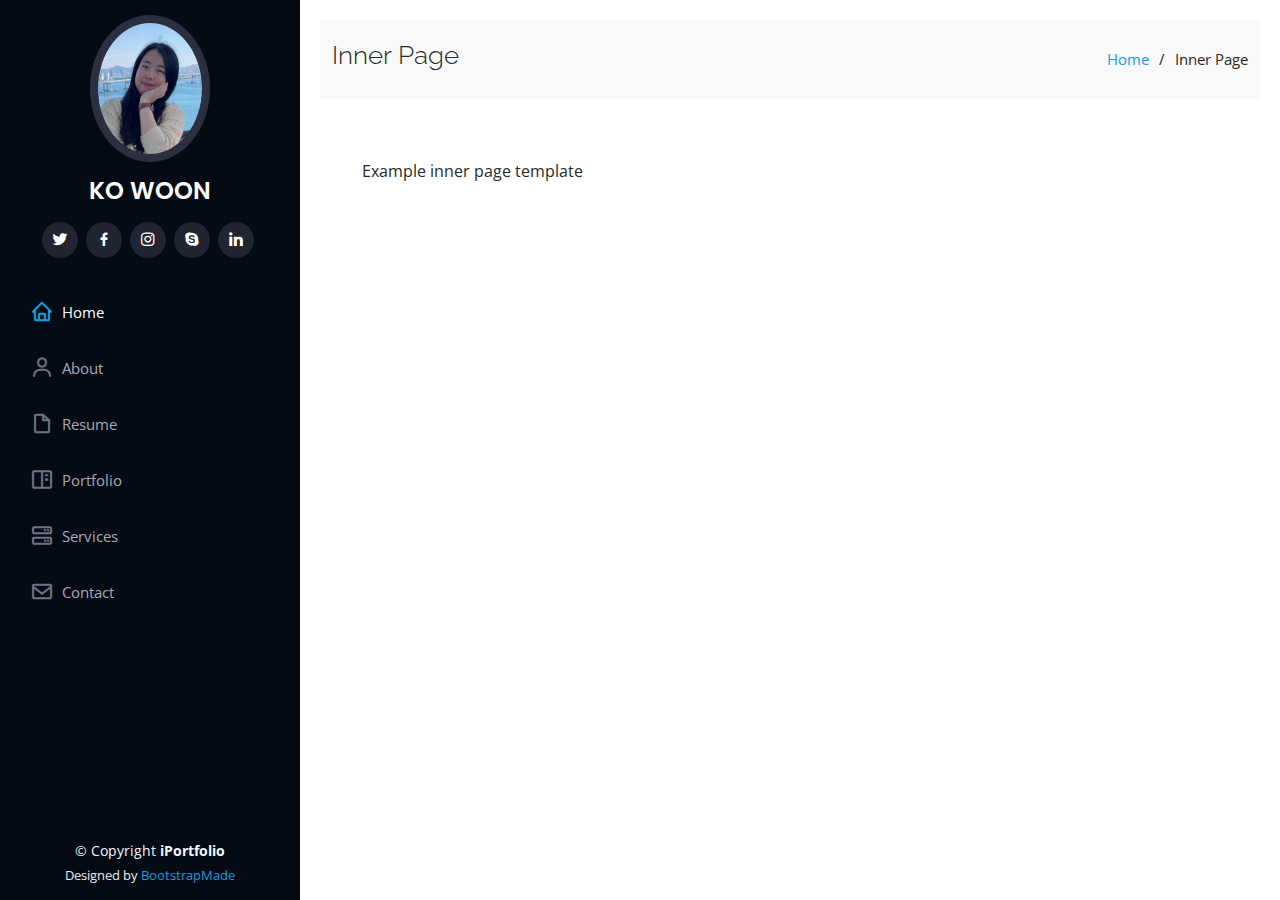
<file: inner-page.html>
<!DOCTYPE html>
<html lang="en">
  <head>
    <meta charset="utf-8" />
    <meta content="width=device-width, initial-scale=1.0" name="viewport" />

    <title>Inner Page - iPortfolio Bootstrap Template</title>
    <meta content="" name="description" />
    <meta content="" name="keywords" />

    <!-- Favicons -->
    <link href="assets/img/favicon.png" rel="icon" />
    <link href="assets/img/apple-touch-icon.png" rel="apple-touch-icon" />

    <!-- Google Fonts -->
    <link
      href="https://fonts.googleapis.com/css?family=Open+Sans:300,300i,400,400i,600,600i,700,700i|Raleway:300,300i,400,400i,500,500i,600,600i,700,700i|Poppins:300,300i,400,400i,500,500i,600,600i,700,700i"
      rel="stylesheet"
    />

    <!-- Vendor CSS Files -->
    <link href="assets/vendor/aos/aos.css" rel="stylesheet" />
    <link
      href="assets/vendor/bootstrap/css/bootstrap.min.css"
      rel="stylesheet"
    />
    <link
      href="assets/vendor/bootstrap-icons/bootstrap-icons.css"
      rel="stylesheet"
    />
    <link href="assets/vendor/boxicons/css/boxicons.min.css" rel="stylesheet" />
    <link
      href="assets/vendor/glightbox/css/glightbox.min.css"
      rel="stylesheet"
    />
    <link href="assets/vendor/swiper/swiper-bundle.min.css" rel="stylesheet" />

    <!-- Template Main CSS File -->
    <link href="assets/css/style.css" rel="stylesheet" />

    <!-- =======================================================
  * Template Name: iPortfolio - v3.9.1
  * Template URL: https://bootstrapmade.com/iportfolio-bootstrap-portfolio-websites-template/
  * Author: BootstrapMade.com
  * License: https://bootstrapmade.com/license/
  ======================================================== -->
  </head>

  <body>
    <!-- ======= Mobile nav toggle button ======= -->
    <i class="bi bi-list mobile-nav-toggle d-xl-none"></i>

    <!-- ======= Header ======= -->
    <header id="header">
      <div class="d-flex flex-column">
        <div class="profile">
          <img
            src="assets/img/profile-kowooni.jpeg"
            alt="kowoon_profile"
            class="img-fluid rounded-circle"
          />
          <h1 class="text-light"><a href="index.html">KO WOON</a></h1>
          <div class="social-links mt-3 text-center">
            <a href="#" class="twitter"><i class="bx bxl-twitter"></i></a>
            <a href="#" class="facebook"><i class="bx bxl-facebook"></i></a>
            <a href="#" class="instagram"><i class="bx bxl-instagram"></i></a>
            <a href="#" class="google-plus"><i class="bx bxl-skype"></i></a>
            <a href="#" class="linkedin"><i class="bx bxl-linkedin"></i></a>
          </div>
        </div>

        <nav id="navbar" class="nav-menu navbar">
          <ul>
            <li>
              <a href="#hero" class="nav-link scrollto active"
                ><i class="bx bx-home"></i> <span>Home</span></a
              >
            </li>
            <li>
              <a href="#about" class="nav-link scrollto"
                ><i class="bx bx-user"></i> <span>About</span></a
              >
            </li>
            <li>
              <a href="#resume" class="nav-link scrollto"
                ><i class="bx bx-file-blank"></i> <span>Resume</span></a
              >
            </li>
            <li>
              <a href="#portfolio" class="nav-link scrollto"
                ><i class="bx bx-book-content"></i> <span>Portfolio</span></a
              >
            </li>
            <li>
              <a href="#services" class="nav-link scrollto"
                ><i class="bx bx-server"></i> <span>Services</span></a
              >
            </li>
            <li>
              <a href="#contact" class="nav-link scrollto"
                ><i class="bx bx-envelope"></i> <span>Contact</span></a
              >
            </li>
          </ul>
        </nav>
        <!-- .nav-menu -->
      </div>
    </header>
    <!-- End Header -->

    <main id="main">
      <!-- ======= Breadcrumbs ======= -->
      <section class="breadcrumbs">
        <div class="container">
          <div class="d-flex justify-content-between align-items-center">
            <h2>Inner Page</h2>
            <ol>
              <li><a href="index.html">Home</a></li>
              <li>Inner Page</li>
            </ol>
          </div>
        </div>
      </section>
      <!-- End Breadcrumbs -->

      <section class="inner-page">
        <div class="container">
          <p>Example inner page template</p>
        </div>
      </section>
    </main>
    <!-- End #main -->

    <!-- ======= Footer ======= -->
    <footer id="footer">
      <div class="container">
        <div class="copyright">
          &copy; Copyright <strong><span>iPortfolio</span></strong>
        </div>
        <div class="credits">
          <!-- All the links in the footer should remain intact. -->
          <!-- You can delete the links only if you purchased the pro version. -->
          <!-- Licensing information: https://bootstrapmade.com/license/ -->
          <!-- Purchase the pro version with working PHP/AJAX contact form: https://bootstrapmade.com/iportfolio-bootstrap-portfolio-websites-template/ -->
          Designed by <a href="https://bootstrapmade.com/">BootstrapMade</a>
        </div>
      </div>
    </footer>
    <!-- End  Footer -->

    <a
      href="#"
      class="back-to-top d-flex align-items-center justify-content-center"
      ><i class="bi bi-arrow-up-short"></i
    ></a>

    <!-- Vendor JS Files -->
    <script src="assets/vendor/purecounter/purecounter_vanilla.js"></script>
    <script src="assets/vendor/aos/aos.js"></script>
    <script src="assets/vendor/bootstrap/js/bootstrap.bundle.min.js"></script>
    <script src="assets/vendor/glightbox/js/glightbox.min.js"></script>
    <script src="assets/vendor/isotope-layout/isotope.pkgd.min.js"></script>
    <script src="assets/vendor/swiper/swiper-bundle.min.js"></script>
    <script src="assets/vendor/typed.js/typed.min.js"></script>
    <script src="assets/vendor/waypoints/noframework.waypoints.js"></script>
    <script src="assets/vendor/php-email-form/validate.js"></script>

    <!-- Template Main JS File -->
    <script src="assets/js/main.js"></script>
  </body>
</html>
</file>
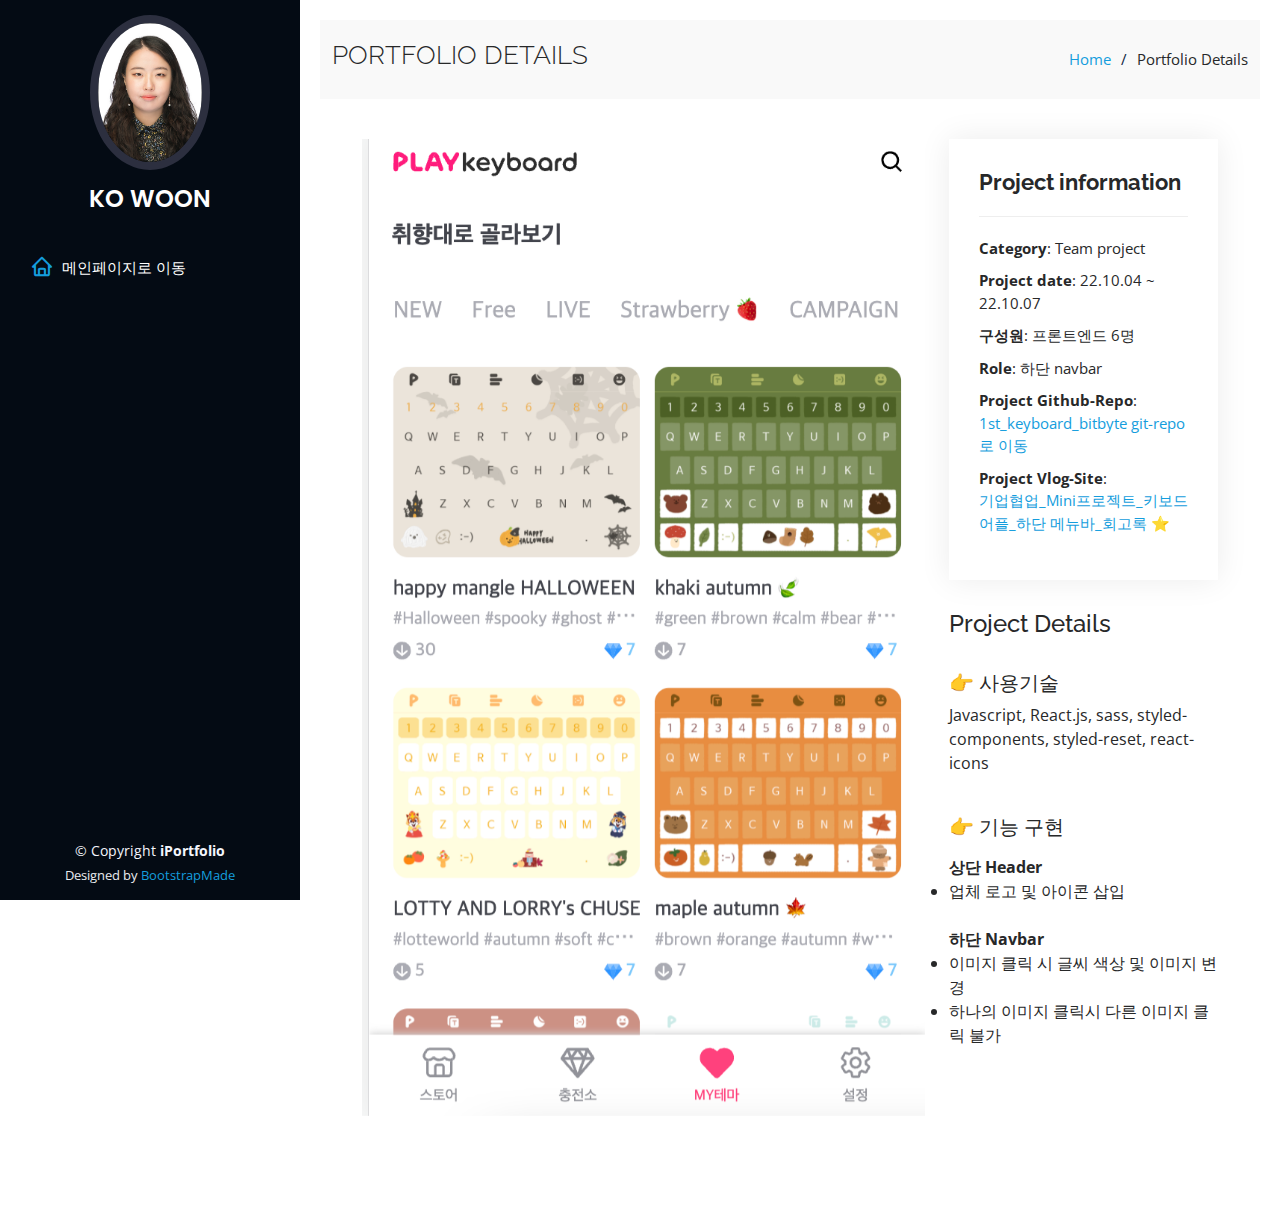
<file: portfolio-details-3rd.html>
<!DOCTYPE html>
<html lang="en">
  <head>
    <meta charset="utf-8" />
    <meta content="width=device-width, initial-scale=1.0" name="viewport" />

    <title>Portfolio Details - iPortfolio Bootstrap Template</title>
    <meta content="" name="description" />
    <meta content="" name="keywords" />

    <!-- Favicons -->
    <link href="assets/img/favicon.png" rel="icon" />
    <link href="assets/img/apple-touch-icon.png" rel="apple-touch-icon" />

    <!-- Google Fonts -->
    <link
      href="https://fonts.googleapis.com/css?family=Open+Sans:300,300i,400,400i,600,600i,700,700i|Raleway:300,300i,400,400i,500,500i,600,600i,700,700i|Poppins:300,300i,400,400i,500,500i,600,600i,700,700i"
      rel="stylesheet"
    />

    <!-- Vendor CSS Files -->
    <link href="assets/vendor/aos/aos.css" rel="stylesheet" />
    <link
      href="assets/vendor/bootstrap/css/bootstrap.min.css"
      rel="stylesheet"
    />
    <link
      href="assets/vendor/bootstrap-icons/bootstrap-icons.css"
      rel="stylesheet"
    />
    <link href="assets/vendor/boxicons/css/boxicons.min.css" rel="stylesheet" />
    <link
      href="assets/vendor/glightbox/css/glightbox.min.css"
      rel="stylesheet"
    />
    <link href="assets/vendor/swiper/swiper-bundle.min.css" rel="stylesheet" />

    <!-- Template Main CSS File -->
    <link href="assets/css/style.css" rel="stylesheet" />
  </head>

  <body>
    <!-- ======= Mobile nav toggle button ======= -->
    <i class="bi bi-list mobile-nav-toggle d-xl-none"></i>

    <!-- ======= Header ======= -->
    <header id="header">
      <div class="d-flex flex-column">
        <div class="profile">
          <img
            src="assets/img/kowoon_profile.jpeg"
            alt=""
            class="img-fluid rounded-circle"
          />
          <h1 class="text-light"><a href="index.html">KO WOON</a></h1>
        </div>

        <nav id="navbar" class="nav-menu navbar">
          <ul>
            <li>
              <a href="index.html" class="nav-link scrollto active"
                ><i class="bx bx-home"></i> <span>메인페이지로 이동</span></a
              >
            </li>
          </ul>
        </nav>
        <!-- .nav-menu -->
      </div>
    </header>
    <!-- End Header -->

    <main id="main">
      <!-- ======= Breadcrumbs ======= -->
      <section id="breadcrumbs" class="breadcrumbs">
        <div class="container">
          <div class="d-flex justify-content-between align-items-center">
            <h2>PORTFOLIO DETAILS</h2>
            <ol>
              <li><a href="index.html">Home</a></li>
              <li>Portfolio Details</li>
            </ol>
          </div>
        </div>
      </section>
      <!-- End Breadcrumbs -->

      <!-- ======= Portfolio Details Section ======= -->
      <section id="portfolio-details" class="portfolio-details">
        <div class="container">
          <div class="row gy-4">
            <div class="col-lg-8">
              <div class="portfolio-details-slider swiper">
                <div class="swiper-wrapper align-items-center">
                  <div class="swiper-slide">
                    <img
                      src="./assets/img/portfolio/keyboard_main.png"
                      alt="mini_navbar"
                    />
                  </div>
                </div>
                <div class="swiper-pagination">
                  <div class="swiper-button-prev"></div>
                  <div class="swiper-button-next"></div>
                </div>
              </div>
            </div>

            <div class="col-lg-4">
              <div class="portfolio-info">
                <h3>Project information</h3>
                <ul>
                  <li><strong>Category</strong>: Team project</li>
                  <li><strong>Project date</strong>: 22.10.04 ~ 22.10.07</li>
                  <li><strong>구성원</strong>: 프론트엔드 6명</li>
                  <li><strong>Role</strong>: 하단 navbar</li>
                  <li>
                    <strong>Project Github-Repo</strong>:
                    <br />
                    <a
                      href="https://github.com/KOWOONLEE/1st_play-keyboard-react-bitbyte.git"
                      >1st_keyboard_bitbyte git-repo로 이동</a
                    >
                  </li>
                  <li>
                    <strong>Project Vlog-Site</strong>:
                    <br />
                    <a
                      href="https://velog.io/@kkk5689/Mini프로젝트키보드-어플하단-메뉴바-만들기"
                      >기업협업_Mini프로젝트_키보드 어플_하단 메뉴바_회고록
                      ⭐️</a
                    >
                  </li>
                </ul>
              </div>
              <div class="portfolio-description">
                <h4>Project Details</h4>
                <br />
                <h5>👉 사용기술</h5>
                <p>
                  Javascript, React.js, sass, styled-components, styled-reset,
                  react-icons
                </p>
                <br />
                <h5>👉 기능 구현</h5>
                <p>
                  <dt>상단 Header</dt>
                  <li>업체 로고 및 아이콘 삽입</li>
                  <br />
                  <dt>하단 Navbar</dt>
                  <li>이미지 클릭 시 글씨 색상 및 이미지 변경</li>
                  <li>하나의 이미지 클릭시 다른 이미지 클릭 불가</li>
                </p>
              </div>
            </div>
          </div>
        </div>
      </section>
      <!-- End Portfolio Details Section -->
    </main>
    <!-- End #main -->

    <!-- ======= Footer ======= -->
    <footer id="footer">
      <div class="container">
        <div class="copyright">
          &copy; Copyright <strong><span>iPortfolio</span></strong>
        </div>
        <div class="credits">
          <!-- All the links in the footer should remain intact. -->
          <!-- You can delete the links only if you purchased the pro version. -->
          <!-- Licensing information: https://bootstrapmade.com/license/ -->
          <!-- Purchase the pro version with working PHP/AJAX contact form: https://bootstrapmade.com/iportfolio-bootstrap-portfolio-websites-template/ -->
          Designed by <a href="https://bootstrapmade.com/">BootstrapMade</a>
        </div>
      </div>
    </footer>
    <!-- End  Footer -->

    <a
      href="#"
      class="back-to-top d-flex align-items-center justify-content-center"
      ><i class="bi bi-arrow-up-short"></i
    ></a>

    <!-- Vendor JS Files -->
    <script src="assets/vendor/purecounter/purecounter_vanilla.js"></script>
    <script src="assets/vendor/aos/aos.js"></script>
    <script src="assets/vendor/bootstrap/js/bootstrap.bundle.min.js"></script>
    <script src="assets/vendor/glightbox/js/glightbox.min.js"></script>
    <script src="assets/vendor/isotope-layout/isotope.pkgd.min.js"></script>
    <script src="assets/vendor/swiper/swiper-bundle.min.js"></script>
    <script src="assets/vendor/typed.js/typed.min.js"></script>
    <script src="assets/vendor/waypoints/noframework.waypoints.js"></script>
    <script src="assets/vendor/php-email-form/validate.js"></script>

    <!-- Template Main JS File -->
    <script src="assets/js/main.js"></script>
  </body>
</html>
</file>
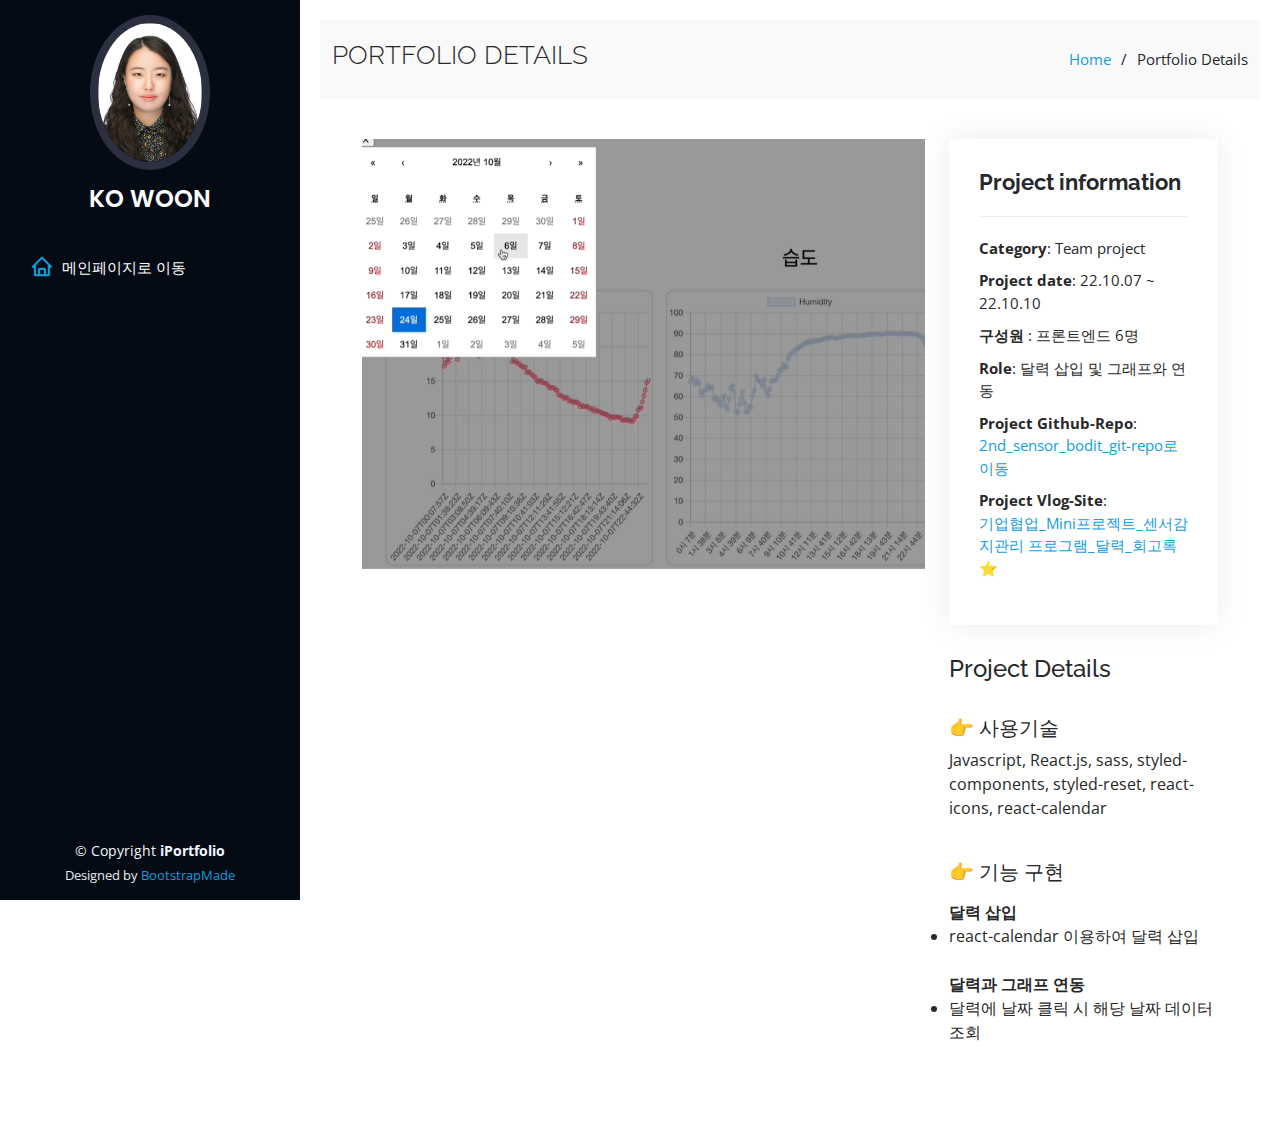
<file: portfolio-details-4th.html>
<!DOCTYPE html>
<html lang="en">
  <head>
    <meta charset="utf-8" />
    <meta content="width=device-width, initial-scale=1.0" name="viewport" />

    <title>Portfolio Details - iPortfolio Bootstrap Template</title>
    <meta content="" name="description" />
    <meta content="" name="keywords" />

    <!-- Favicons -->
    <link href="assets/img/favicon.png" rel="icon" />
    <link href="assets/img/apple-touch-icon.png" rel="apple-touch-icon" />

    <!-- Google Fonts -->
    <link
      href="https://fonts.googleapis.com/css?family=Open+Sans:300,300i,400,400i,600,600i,700,700i|Raleway:300,300i,400,400i,500,500i,600,600i,700,700i|Poppins:300,300i,400,400i,500,500i,600,600i,700,700i"
      rel="stylesheet"
    />

    <!-- Vendor CSS Files -->
    <link href="assets/vendor/aos/aos.css" rel="stylesheet" />
    <link
      href="assets/vendor/bootstrap/css/bootstrap.min.css"
      rel="stylesheet"
    />
    <link
      href="assets/vendor/bootstrap-icons/bootstrap-icons.css"
      rel="stylesheet"
    />
    <link href="assets/vendor/boxicons/css/boxicons.min.css" rel="stylesheet" />
    <link
      href="assets/vendor/glightbox/css/glightbox.min.css"
      rel="stylesheet"
    />
    <link href="assets/vendor/swiper/swiper-bundle.min.css" rel="stylesheet" />

    <!-- Template Main CSS File -->
    <link href="assets/css/style.css" rel="stylesheet" />
  </head>

  <body>
    <!-- ======= Mobile nav toggle button ======= -->
    <i class="bi bi-list mobile-nav-toggle d-xl-none"></i>

    <!-- ======= Header ======= -->
    <header id="header">
      <div class="d-flex flex-column">
        <div class="profile">
          <img
            src="assets/img/kowoon_profile.jpeg"
            alt=""
            class="img-fluid rounded-circle"
          />
          <h1 class="text-light"><a href="index.html">KO WOON</a></h1>
        </div>

        <nav id="navbar" class="nav-menu navbar">
          <ul>
            <li>
              <a href="index.html" class="nav-link scrollto active"
                ><i class="bx bx-home"></i> <span>메인페이지로 이동</span></a
              >
            </li>
          </ul>
        </nav>
        <!-- .nav-menu -->
      </div>
    </header>
    <!-- End Header -->

    <main id="main">
      <!-- ======= Breadcrumbs ======= -->
      <section id="breadcrumbs" class="breadcrumbs">
        <div class="container">
          <div class="d-flex justify-content-between align-items-center">
            <h2>PORTFOLIO DETAILS</h2>
            <ol>
              <li><a href="index.html">Home</a></li>
              <li>Portfolio Details</li>
            </ol>
          </div>
        </div>
      </section>
      <!-- End Breadcrumbs -->

      <!-- ======= Portfolio Details Section ======= -->
      <section id="portfolio-details" class="portfolio-details">
        <div class="container">
          <div class="row gy-4">
            <div class="col-lg-8">
              <div class="portfolio-details-slider swiper">
                <div class="swiper-wrapper align-items-center">
                  <div class="swiper-slide">
                    <img
                      src="./assets/img/portfolio/2nd_mini_main.png"
                      alt="mini_navbar"
                    />
                  </div>
                </div>
                <div class="swiper-pagination">
                  <div class="swiper-button-prev"></div>
                  <div class="swiper-button-next"></div>
                </div>
              </div>
            </div>

            <div class="col-lg-4">
              <div class="portfolio-info">
                <h3>Project information</h3>
                <ul>
                  <li><strong>Category</strong>: Team project</li>
                  <li><strong>Project date</strong>: 22.10.07 ~ 22.10.10</li>
                  <li><strong>구성원</strong> : 프론트엔드 6명</li>
                  <li><strong>Role</strong>: 달력 삽입 및 그래프와 연동</li>
                  <li>
                    <strong>Project Github-Repo</strong>:
                    <br />
                    <a
                      href="https://github.com/KOWOONLEE/2nd_sensor-admin-react-bodit.git"
                      >2nd_sensor_bodit_git-repo로 이동</a
                    >
                  </li>
                  <li>
                    <strong>Project Vlog-Site</strong>:
                    <br />
                    <a
                      href="https://velog.io/@kkk5689/Mini프로젝트감지센서-관리달력-만들기-React-calendar-moment.js"
                      >기업협업_Mini프로젝트_센서감지관리 프로그램_달력_회고록
                      ⭐️</a
                    >
                  </li>
                </ul>
              </div>
              <div class="portfolio-description">
                <h4>Project Details</h4>
                <br />
                <h5>👉 사용기술</h5>
                <p>
                  Javascript, React.js, sass, styled-components, styled-reset,
                  react-icons, react-calendar
                </p>
                <br />
                <h5>👉 기능 구현</h5>
                <p>
                  <dt>달력 삽입</dt>
                  <li>react-calendar 이용하여 달력 삽입</li>
                  <br />
                  <dt>달력과 그래프 연동</dt>
                  <li>달력에 날짜 클릭 시 해당 날짜 데이터 조회</li>
                </p>
              </div>
            </div>
          </div>
        </div>
      </section>
      <!-- End Portfolio Details Section -->
    </main>
    <!-- End #main -->

    <!-- ======= Footer ======= -->
    <footer id="footer">
      <div class="container">
        <div class="copyright">
          &copy; Copyright <strong><span>iPortfolio</span></strong>
        </div>
        <div class="credits">
          <!-- All the links in the footer should remain intact. -->
          <!-- You can delete the links only if you purchased the pro version. -->
          <!-- Licensing information: https://bootstrapmade.com/license/ -->
          <!-- Purchase the pro version with working PHP/AJAX contact form: https://bootstrapmade.com/iportfolio-bootstrap-portfolio-websites-template/ -->
          Designed by <a href="https://bootstrapmade.com/">BootstrapMade</a>
        </div>
      </div>
    </footer>
    <!-- End  Footer -->

    <a
      href="#"
      class="back-to-top d-flex align-items-center justify-content-center"
      ><i class="bi bi-arrow-up-short"></i
    ></a>

    <!-- Vendor JS Files -->
    <script src="assets/vendor/purecounter/purecounter_vanilla.js"></script>
    <script src="assets/vendor/aos/aos.js"></script>
    <script src="assets/vendor/bootstrap/js/bootstrap.bundle.min.js"></script>
    <script src="assets/vendor/glightbox/js/glightbox.min.js"></script>
    <script src="assets/vendor/isotope-layout/isotope.pkgd.min.js"></script>
    <script src="assets/vendor/swiper/swiper-bundle.min.js"></script>
    <script src="assets/vendor/typed.js/typed.min.js"></script>
    <script src="assets/vendor/waypoints/noframework.waypoints.js"></script>
    <script src="assets/vendor/php-email-form/validate.js"></script>

    <!-- Template Main JS File -->
    <script src="assets/js/main.js"></script>
  </body>
</html>
</file>
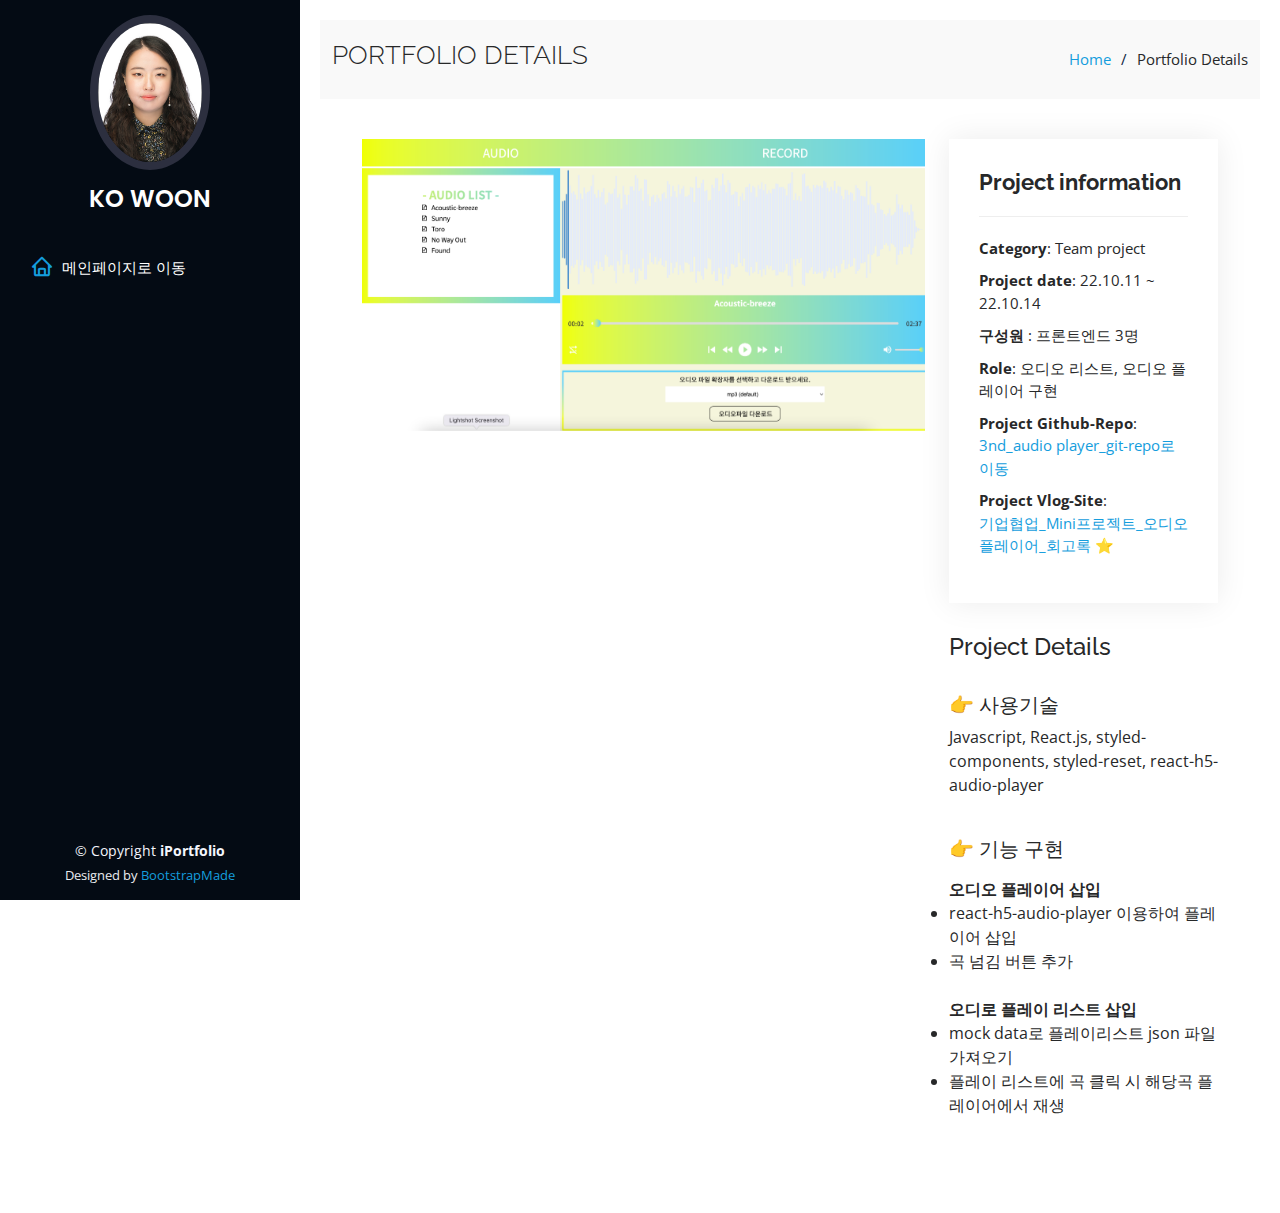
<file: portfolio-details-5th.html>
<!DOCTYPE html>
<html lang="en">
  <head>
    <meta charset="utf-8" />
    <meta content="width=device-width, initial-scale=1.0" name="viewport" />

    <title>Portfolio Details - iPortfolio Bootstrap Template</title>
    <meta content="" name="description" />
    <meta content="" name="keywords" />

    <!-- Favicons -->
    <link href="assets/img/favicon.png" rel="icon" />
    <link href="assets/img/apple-touch-icon.png" rel="apple-touch-icon" />

    <!-- Google Fonts -->
    <link
      href="https://fonts.googleapis.com/css?family=Open+Sans:300,300i,400,400i,600,600i,700,700i|Raleway:300,300i,400,400i,500,500i,600,600i,700,700i|Poppins:300,300i,400,400i,500,500i,600,600i,700,700i"
      rel="stylesheet"
    />

    <!-- Vendor CSS Files -->
    <link href="assets/vendor/aos/aos.css" rel="stylesheet" />
    <link
      href="assets/vendor/bootstrap/css/bootstrap.min.css"
      rel="stylesheet"
    />
    <link
      href="assets/vendor/bootstrap-icons/bootstrap-icons.css"
      rel="stylesheet"
    />
    <link href="assets/vendor/boxicons/css/boxicons.min.css" rel="stylesheet" />
    <link
      href="assets/vendor/glightbox/css/glightbox.min.css"
      rel="stylesheet"
    />
    <link href="assets/vendor/swiper/swiper-bundle.min.css" rel="stylesheet" />

    <!-- Template Main CSS File -->
    <link href="assets/css/style.css" rel="stylesheet" />
  </head>

  <body>
    <!-- ======= Mobile nav toggle button ======= -->
    <i class="bi bi-list mobile-nav-toggle d-xl-none"></i>

    <!-- ======= Header ======= -->
    <header id="header">
      <div class="d-flex flex-column">
        <div class="profile">
          <img
            src="assets/img/kowoon_profile.jpeg"
            alt=""
            class="img-fluid rounded-circle"
          />
          <h1 class="text-light"><a href="index.html">KO WOON</a></h1>
        </div>

        <nav id="navbar" class="nav-menu navbar">
          <ul>
            <li>
              <a href="index.html" class="nav-link scrollto active"
                ><i class="bx bx-home"></i> <span>메인페이지로 이동</span></a
              >
            </li>
          </ul>
        </nav>
        <!-- .nav-menu -->
      </div>
    </header>
    <!-- End Header -->

    <main id="main">
      <!-- ======= Breadcrumbs ======= -->
      <section id="breadcrumbs" class="breadcrumbs">
        <div class="container">
          <div class="d-flex justify-content-between align-items-center">
            <h2>PORTFOLIO DETAILS</h2>
            <ol>
              <li><a href="index.html">Home</a></li>
              <li>Portfolio Details</li>
            </ol>
          </div>
        </div>
      </section>
      <!-- End Breadcrumbs -->

      <!-- ======= Portfolio Details Section ======= -->
      <section id="portfolio-details" class="portfolio-details">
        <div class="container">
          <div class="row gy-4">
            <div class="col-lg-8">
              <div class="portfolio-details-slider swiper">
                <div class="swiper-wrapper align-items-center">
                  <div class="swiper-slide">
                    <img
                      src="./assets/img/portfolio/3rd_main.png"
                      alt="mini_navbar"
                    />
                  </div>
                </div>
                <div class="swiper-pagination">
                  <div class="swiper-button-prev"></div>
                  <div class="swiper-button-next"></div>
                </div>
              </div>
            </div>

            <div class="col-lg-4">
              <div class="portfolio-info">
                <h3>Project information</h3>
                <ul>
                  <li><strong>Category</strong>: Team project</li>
                  <li><strong>Project date</strong>: 22.10.11 ~ 22.10.14</li>
                  <li><strong>구성원 </strong>: 프론트엔드 3명</li>
                  <li>
                    <strong>Role</strong>: 오디오 리스트, 오디오 플레이어 구현
                  </li>
                  <li>
                    <strong>Project Github-Repo</strong>:
                    <br />
                    <a
                      href="https://github.com/KOWOONLEE/3rd_mini_audio-player.git"
                      >3nd_audio player_git-repo로 이동</a
                    >
                  </li>
                  <li>
                    <strong>Project Vlog-Site</strong>:
                    <br />
                    <a
                      href="https://velog.io/@kkk5689/Mini프로젝트오디오재생프로그램플레이어-만들기"
                      >기업협업_Mini프로젝트_오디오플레이어_회고록 ⭐️</a
                    >
                  </li>
                </ul>
              </div>
              <div class="portfolio-description">
                <h4>Project Details</h4>
                <br />
                <h5>👉 사용기술</h5>
                <p>
                  Javascript, React.js, styled-components, styled-reset,
                  react-h5-audio-player
                </p>
                <br />
                <h5>👉 기능 구현</h5>
                <p>
                  <dt>오디오 플레이어 삽입</dt>
                  <li>react-h5-audio-player 이용하여 플레이어 삽입</li>
                  <li>곡 넘김 버튼 추가</li>
                  <br />
                  <dt>오디로 플레이 리스트 삽입</dt>
                  <li>mock data로 플레이리스트 json 파일 가져오기</li>
                  <li>플레이 리스트에 곡 클릭 시 해당곡 플레이어에서 재생</li>
                </p>
              </div>
            </div>
          </div>
        </div>
      </section>
      <!-- End Portfolio Details Section -->
    </main>
    <!-- End #main -->

    <!-- ======= Footer ======= -->
    <footer id="footer">
      <div class="container">
        <div class="copyright">
          &copy; Copyright <strong><span>iPortfolio</span></strong>
        </div>
        <div class="credits">
          <!-- All the links in the footer should remain intact. -->
          <!-- You can delete the links only if you purchased the pro version. -->
          <!-- Licensing information: https://bootstrapmade.com/license/ -->
          <!-- Purchase the pro version with working PHP/AJAX contact form: https://bootstrapmade.com/iportfolio-bootstrap-portfolio-websites-template/ -->
          Designed by <a href="https://bootstrapmade.com/">BootstrapMade</a>
        </div>
      </div>
    </footer>
    <!-- End  Footer -->

    <a
      href="#"
      class="back-to-top d-flex align-items-center justify-content-center"
      ><i class="bi bi-arrow-up-short"></i
    ></a>

    <!-- Vendor JS Files -->
    <script src="assets/vendor/purecounter/purecounter_vanilla.js"></script>
    <script src="assets/vendor/aos/aos.js"></script>
    <script src="assets/vendor/bootstrap/js/bootstrap.bundle.min.js"></script>
    <script src="assets/vendor/glightbox/js/glightbox.min.js"></script>
    <script src="assets/vendor/isotope-layout/isotope.pkgd.min.js"></script>
    <script src="assets/vendor/swiper/swiper-bundle.min.js"></script>
    <script src="assets/vendor/typed.js/typed.min.js"></script>
    <script src="assets/vendor/waypoints/noframework.waypoints.js"></script>
    <script src="assets/vendor/php-email-form/validate.js"></script>

    <!-- Template Main JS File -->
    <script src="assets/js/main.js"></script>
  </body>
</html>
</file>
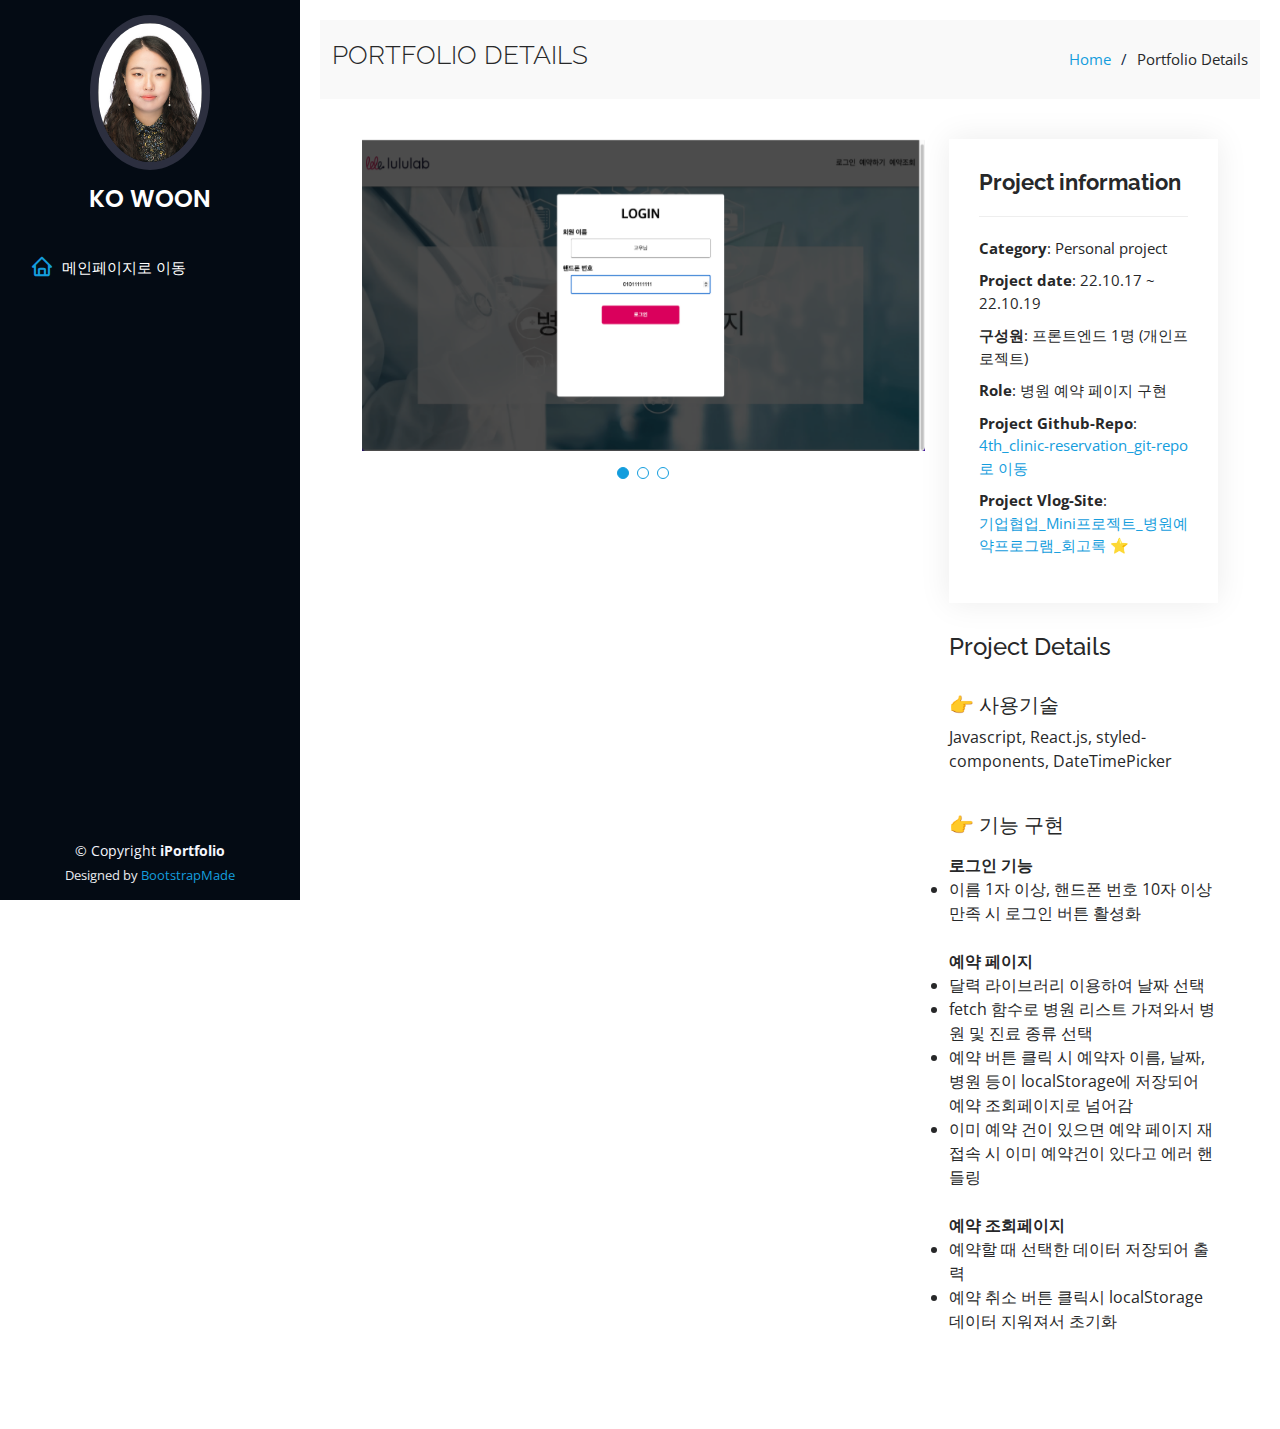
<file: portfolio_details-6th.html>
<!DOCTYPE html>
<html lang="en">
  <head>
    <meta charset="utf-8" />
    <meta content="width=device-width, initial-scale=1.0" name="viewport" />

    <title>Portfolio Details - iPortfolio Bootstrap Template</title>
    <meta content="" name="description" />
    <meta content="" name="keywords" />

    <!-- Favicons -->
    <link href="assets/img/favicon.png" rel="icon" />
    <link href="assets/img/apple-touch-icon.png" rel="apple-touch-icon" />

    <!-- Google Fonts -->
    <link
      href="https://fonts.googleapis.com/css?family=Open+Sans:300,300i,400,400i,600,600i,700,700i|Raleway:300,300i,400,400i,500,500i,600,600i,700,700i|Poppins:300,300i,400,400i,500,500i,600,600i,700,700i"
      rel="stylesheet"
    />

    <!-- Vendor CSS Files -->
    <link href="assets/vendor/aos/aos.css" rel="stylesheet" />
    <link
      href="assets/vendor/bootstrap/css/bootstrap.min.css"
      rel="stylesheet"
    />
    <link
      href="assets/vendor/bootstrap-icons/bootstrap-icons.css"
      rel="stylesheet"
    />
    <link href="assets/vendor/boxicons/css/boxicons.min.css" rel="stylesheet" />
    <link
      href="assets/vendor/glightbox/css/glightbox.min.css"
      rel="stylesheet"
    />
    <link href="assets/vendor/swiper/swiper-bundle.min.css" rel="stylesheet" />

    <!-- Template Main CSS File -->
    <link href="assets/css/style.css" rel="stylesheet" />
  </head>

  <body>
    <!-- ======= Mobile nav toggle button ======= -->
    <i class="bi bi-list mobile-nav-toggle d-xl-none"></i>

    <!-- ======= Header ======= -->
    <header id="header">
      <div class="d-flex flex-column">
        <div class="profile">
          <img
            src="assets/img/kowoon_profile.jpeg"
            alt=""
            class="img-fluid rounded-circle"
          />
          <h1 class="text-light"><a href="index.html">KO WOON</a></h1>
        </div>

        <nav id="navbar" class="nav-menu navbar">
          <ul>
            <li>
              <a href="index.html" class="nav-link scrollto active"
                ><i class="bx bx-home"></i> <span>메인페이지로 이동</span></a
              >
            </li>
          </ul>
        </nav>
        <!-- .nav-menu -->
      </div>
    </header>
    <!-- End Header -->

    <main id="main">
      <!-- ======= Breadcrumbs ======= -->
      <section id="breadcrumbs" class="breadcrumbs">
        <div class="container">
          <div class="d-flex justify-content-between align-items-center">
            <h2>PORTFOLIO DETAILS</h2>
            <ol>
              <li><a href="index.html">Home</a></li>
              <li>Portfolio Details</li>
            </ol>
          </div>
        </div>
      </section>
      <!-- End Breadcrumbs -->

      <!-- ======= Portfolio Details Section ======= -->
      <section id="portfolio-details" class="portfolio-details">
        <div class="container">
          <div class="row gy-4">
            <div class="col-lg-8">
              <div class="portfolio-details-slider swiper">
                <div class="swiper-wrapper align-items-center">
                  <div class="swiper-slide">
                    <img
                      src="./assets/img/portfolio/4th_login.png"
                      alt="4th_login_page"
                    />
                  </div>
                  <div class="swiper-slide">
                    <img
                      src="./assets/img/portfolio/4th_reservation.png"
                      alt="4th_reservation_page"
                    />
                  </div>
                  <div class="swiper-slide">
                    <img
                      src="./assets/img/portfolio/4th_not.png"
                      alt="4th_not_reservation_page"
                    />
                  </div>
                </div>
                <div class="swiper-pagination">
                  <div class="swiper-button-prev"></div>
                  <div class="swiper-button-next"></div>
                </div>
              </div>
            </div>

            <div class="col-lg-4">
              <div class="portfolio-info">
                <h3>Project information</h3>
                <ul>
                  <li><strong>Category</strong>: Personal project</li>
                  <li><strong>Project date</strong>: 22.10.17 ~ 22.10.19</li>
                  <li>
                    <strong>구성원</strong>: 프론트엔드 1명 (개인프로젝트)
                  </li>
                  <li><strong>Role</strong>: 병원 예약 페이지 구현</li>
                  <li>
                    <strong>Project Github-Repo</strong>:
                    <br />
                    <a
                      href="https://github.com/KOWOONLEE/4th_mini_clinic-reservation.git"
                      >4th_clinic-reservation_git-repo로 이동</a
                    >
                  </li>
                  <li>
                    <strong>Project Vlog-Site</strong>:
                    <br />
                    <a
                      href="https://velog.io/@kkk5689/Mini프로젝트병원예약프로그램DateTimePicker-라이브러리-사용"
                      >기업협업_Mini프로젝트_병원예약프로그램_회고록 ⭐️</a
                    >
                  </li>
                </ul>
              </div>
              <div class="portfolio-description">
                <h4>Project Details</h4>
                <br />
                <h5>👉 사용기술</h5>
                <p>Javascript, React.js, styled-components, DateTimePicker</p>
                <br />
                <h5>👉 기능 구현</h5>
                <p>
                  <dt>로그인 기능</dt>
                  <li>
                    이름 1자 이상, 핸드폰 번호 10자 이상 만족 시 로그인 버튼
                    활셩화
                  </li>
                  <br />
                  <dt>예약 페이지</dt>
                  <li>달력 라이브러리 이용하여 날짜 선택</li>
                  <li>
                    fetch 함수로 병원 리스트 가져와서 병원 및 진료 종류 선택
                  </li>
                  <li>
                    예약 버튼 클릭 시 예약자 이름, 날짜, 병원 등이
                    localStorage에 저장되어 예약 조회페이지로 넘어감
                  </li>
                  <li>
                    이미 예약 건이 있으면 예약 페이지 재 접속 시 이미 예약건이
                    있다고 에러 핸들링
                  </li>
                  <br />
                  <dt>예약 조회페이지</dt>
                  <li>예약할 때 선택한 데이터 저장되어 출력</li>
                  <li>
                    예약 취소 버튼 클릭시 localStorage 데이터 지워져서 초기화
                  </li>
                </p>
              </div>
            </div>
          </div>
        </div>
      </section>
      <!-- End Portfolio Details Section -->
    </main>
    <!-- End #main -->

    <!-- ======= Footer ======= -->
    <footer id="footer">
      <div class="container">
        <div class="copyright">
          &copy; Copyright <strong><span>iPortfolio</span></strong>
        </div>
        <div class="credits">
          <!-- All the links in the footer should remain intact. -->
          <!-- You can delete the links only if you purchased the pro version. -->
          <!-- Licensing information: https://bootstrapmade.com/license/ -->
          <!-- Purchase the pro version with working PHP/AJAX contact form: https://bootstrapmade.com/iportfolio-bootstrap-portfolio-websites-template/ -->
          Designed by <a href="https://bootstrapmade.com/">BootstrapMade</a>
        </div>
      </div>
    </footer>
    <!-- End  Footer -->

    <a
      href="#"
      class="back-to-top d-flex align-items-center justify-content-center"
      ><i class="bi bi-arrow-up-short"></i
    ></a>

    <!-- Vendor JS Files -->
    <script src="assets/vendor/purecounter/purecounter_vanilla.js"></script>
    <script src="assets/vendor/aos/aos.js"></script>
    <script src="assets/vendor/bootstrap/js/bootstrap.bundle.min.js"></script>
    <script src="assets/vendor/glightbox/js/glightbox.min.js"></script>
    <script src="assets/vendor/isotope-layout/isotope.pkgd.min.js"></script>
    <script src="assets/vendor/swiper/swiper-bundle.min.js"></script>
    <script src="assets/vendor/typed.js/typed.min.js"></script>
    <script src="assets/vendor/waypoints/noframework.waypoints.js"></script>
    <script src="assets/vendor/php-email-form/validate.js"></script>

    <!-- Template Main JS File -->
    <script src="assets/js/main.js"></script>
  </body>
</html>
</file>
<file: assets/css/style.css>
/**
* Template Name: iPortfolio - v3.9.1
* Template URL: https://bootstrapmade.com/iportfolio-bootstrap-portfolio-websites-template/
* Author: BootstrapMade.com
* License: https://bootstrapmade.com/license/
*/

/*--------------------------------------------------------------
# General
--------------------------------------------------------------*/
body {
  font-family: "Open Sans", sans-serif;
  color: #272829;
  padding: 20px;
}

a {
  color: #149ddd;
  text-decoration: none;
}

a:hover {
  color: #37b3ed;
  text-decoration: none;
}

h1,
h2,
h3,
h4,
h5,
h6 {
  font-family: "Raleway", sans-serif;
}

/*--------------------------------------------------------------
# Back to top button
--------------------------------------------------------------*/
.back-to-top {
  position: fixed;
  visibility: hidden;
  opacity: 0;
  right: 15px;
  bottom: 15px;
  z-index: 996;
  background: #149ddd;
  width: 40px;
  height: 40px;
  border-radius: 50px;
  transition: all 0.4s;
}

.back-to-top i {
  font-size: 28px;
  color: #fff;
  line-height: 0;
}

.back-to-top:hover {
  background: #2eafec;
  color: #fff;
}

.back-to-top.active {
  visibility: visible;
  opacity: 1;
}

/*--------------------------------------------------------------
# Header
--------------------------------------------------------------*/
#header {
  position: fixed;
  top: 0;
  left: 0;
  bottom: 0;
  width: 300px;
  transition: all ease-in-out 0.5s;
  z-index: 9997;
  transition: all 0.5s;
  padding: 0 15px;
  background: #040b14;
  overflow-y: auto;
}

#header .profile img {
  margin: 15px auto;
  display: block;
  width: 120px;
  border: 8px solid #2c2f3f;
}

#header .profile h1 {
  font-size: 24px;
  margin: 0;
  padding: 0;
  font-weight: 600;
  -moz-text-align-last: center;
  text-align-last: center;
  font-family: "Poppins", sans-serif;
}

#header .profile h1 a,
#header .profile h1 a:hover {
  color: #fff;
  text-decoration: none;
}

#header .profile .social-links a {
  font-size: 18px;
  display: inline-block;
  background: #212431;
  color: #fff;
  line-height: 1;
  padding: 8px 0;
  margin-right: 4px;
  border-radius: 50%;
  text-align: center;
  width: 36px;
  height: 36px;
  transition: 0.3s;
}

#header .profile .social-links a:hover {
  background: #149ddd;
  color: #fff;
  text-decoration: none;
}

#main {
  margin-left: 300px;
}

@media (max-width: 1199px) {
  #header {
    left: -300px;
  }

  #main {
    margin-left: 0;
  }
}

/*--------------------------------------------------------------
# Navigation Menu
--------------------------------------------------------------*/
/* Desktop Navigation */
.nav-menu {
  padding: 30px 0 0 0;
}

.nav-menu * {
  margin: 0;
  padding: 0;
  list-style: none;
}

.nav-menu > ul > li {
  position: relative;
  white-space: nowrap;
}

.nav-menu a,
.nav-menu a:focus {
  display: flex;
  align-items: center;
  color: #a8a9b4;
  padding: 12px 15px;
  margin-bottom: 8px;
  transition: 0.3s;
  font-size: 15px;
}

.nav-menu a i,
.nav-menu a:focus i {
  font-size: 24px;
  padding-right: 8px;
  color: #6f7180;
}

.nav-menu a:hover,
.nav-menu .active,
.nav-menu .active:focus,
.nav-menu li:hover > a {
  text-decoration: none;
  color: #fff;
}

.nav-menu a:hover i,
.nav-menu .active i,
.nav-menu .active:focus i,
.nav-menu li:hover > a i {
  color: #149ddd;
}

/* Mobile Navigation */
.mobile-nav-toggle {
  position: fixed;
  right: 15px;
  top: 15px;
  z-index: 9998;
  border: 0;
  font-size: 24px;
  transition: all 0.4s;
  outline: none !important;
  background-color: #149ddd;
  color: #fff;
  width: 40px;
  height: 40px;
  display: inline-flex;
  align-items: center;
  justify-content: center;
  line-height: 0;
  border-radius: 50px;
  cursor: pointer;
}

.mobile-nav-active {
  overflow: hidden;
}

.mobile-nav-active #header {
  left: 0;
}

/*--------------------------------------------------------------
# Hero Section
--------------------------------------------------------------*/
/* 배경 이미지 */
#hero {
  width: 100%;
  height: 100vh;
  background: url("../img/kowooni_main.jpeg") top center;
  background-size: cover;
}

#hero:before {
  content: "";
  background: rgba(5, 13, 24, 0.3);
  position: absolute;
  bottom: 0;
  top: 0;
  left: 0;
  right: 0;
  z-index: 1;
}

#hero .hero-container {
  position: relative;
  z-index: 2;
  min-width: 300px;
}

#hero h1 {
  margin: 0 0 10px 0;
  font-size: 64px;
  font-weight: 700;
  line-height: 56px;
  color: #fff;
}

#hero p {
  color: #fff;
  margin-bottom: 50px;
  font-size: 26px;
  font-family: "Poppins", sans-serif;
}

#hero p span {
  color: #fff;
  padding-bottom: 4px;
  letter-spacing: 1px;
  border-bottom: 3px solid #149ddd;
}

@media (min-width: 1024px) {
  #hero {
    background-attachment: fixed;
  }
}

@media (max-width: 768px) {
  #hero h1 {
    font-size: 28px;
    line-height: 36px;
  }

  #hero h2 {
    font-size: 18px;
    line-height: 24px;
    margin-bottom: 30px;
  }
}

/*--------------------------------------------------------------
# Sections General
--------------------------------------------------------------*/
section {
  padding: 60px 30px;
  overflow: hidden;
}

.section-bg {
  background: #f5f8fd;
}

.section-title {
  padding-bottom: 30px;
}

.section-title h2 {
  font-size: 50px;
  font-weight: bold;
  margin-bottom: 20px;
  padding-bottom: 20px;
  position: relative;
  color: #173b6c;
}

.section-title h2::after {
  content: "";
  position: absolute;
  display: block;
  width: 50px;
  height: 3px;
  background: #149ddd;
  bottom: 0;
  left: 0;
}

.section-title p {
  font-size: 20px;
  margin-bottom: 0;
}

/*--------------------------------------------------------------
# About
--------------------------------------------------------------*/
.about .content h3 {
  font-weight: 700;
  font-size: 35px;
  color: #173b6c;
  margin-bottom: 20px;
}

.about .content p {
  font-size: 1.2em;
  margin-bottom: 20px;
}

.about .content ul {
  list-style: none;
  padding: 0;
}

.about .content ul li {
  margin-bottom: 20px;
  display: flex;
  align-items: center;
}

.about .content ul strong {
  font-size: 20px;
  margin-right: 10px;
}

.about .content ul span {
  font-size: 19px;
  margin-right: 10px;
}

.about .content ul i {
  font-size: 16px;
  margin-right: 5px;
  color: #149ddd;
  line-height: 0;
}

.about .content p:last-child {
  margin-bottom: 0;
}

/*--------------------------------------------------------------
# Facts
--------------------------------------------------------------*/
.facts {
  padding-bottom: 30px;
}

.facts .count-box {
  padding: 30px;
  width: 100%;
}

.facts .count-box i {
  display: block;
  font-size: 44px;
  color: #149ddd;
  float: left;
  line-height: 0;
}

.facts .count-box span {
  font-size: 48px;
  line-height: 40px;
  display: block;
  font-weight: 700;
  color: #050d18;
  margin-left: 60px;
}

.facts .count-box p {
  padding: 15px 0 0 0;
  margin: 0 0 0 60px;
  font-family: "Raleway", sans-serif;
  font-size: 14px;
  color: #122f57;
}

.facts .count-box a {
  font-weight: 600;
  display: block;
  margin-top: 20px;
  color: #122f57;
  font-size: 15px;
  font-family: "Poppins", sans-serif;
  transition: ease-in-out 0.3s;
}

.facts .count-box a:hover {
  color: #1f5297;
}

/*--------------------------------------------------------------
# Akills
--------------------------------------------------------------*/
.skills .progress {
  height: 60px;
  display: block;
  background: none;
  border-radius: 0;
}
.skillTitle {
  font-weight: bold;
  margin-bottom: 20px;
}

.skills .progress .skill {
  padding: 0;
  margin: 0 0 6px 0;
  text-transform: uppercase;
  display: block;
  font-weight: 600;
  font-family: "Poppins", sans-serif;
  color: #050d18;
}

.skills .progress .skill .val {
  float: right;
  font-style: normal;
}

.skills .progress-bar-wrap {
  background: #dce8f8;
  height: 10px;
}

.skills .progress-bar {
  width: 1px;
  height: 10px;
  transition: 0.9s;
  background-color: #149ddd;
}

/*--------------------------------------------------------------
# Resume
--------------------------------------------------------------*/
.resume {
  display: flex;
  justify-content: left;
  width: 100%;
}
.resume .resume-title {
  font-size: 26px;
  font-weight: 700;
  margin-top: 20px;
  margin-bottom: 20px;
  color: #050d18;
}

.resume .resume-item {
  padding: 0 0 20px 20px;
  margin-top: -2px;
  border-left: 2px solid #1f5297;
  position: relative;
}

.resume .resume-item h4 {
  line-height: 18px;
  font-size: 18px;
  font-weight: 600;
  text-transform: uppercase;
  font-family: "Poppins", sans-serif;
  color: #050d18;
  margin-bottom: 10px;
}

.resume .resume-item h5 {
  font-size: 16px;
  background: #e4edf9;
  padding: 5px 15px;
  display: inline-block;
  font-weight: 600;
  margin-bottom: 10px;
}

.resume .resume-item ul {
  padding-left: 20px;
}

.resume .resume-item ul li {
  padding-bottom: 10px;
}

.resume .resume-item:last-child {
  padding-bottom: 0;
}

.resume .resume-item::before {
  content: "";
  position: absolute;
  width: 16px;
  height: 16px;
  border-radius: 50px;
  left: -9px;
  top: 0;
  background: #fff;
  border: 2px solid #1f5297;
}

/*--------------------------------------------------------------
# Portfolio
--------------------------------------------------------------*/
.portfolio .portfolio-item {
  margin-bottom: 30px;
}
.projectSub {
  font-size: 17px;
  font-weight: bold;
}
.portfolio #portfolio-flters {
  padding: 0;
  margin: 0 auto 35px auto;
  list-style: none;
  text-align: center;
  background: #fff;
  border-radius: 50px;
  padding: 2px 15px;
}

.portfolio #portfolio-flters li {
  cursor: pointer;
  display: inline-block;
  padding: 10px 15px 8px 15px;
  font-size: 14px;
  font-weight: 600;
  line-height: 1;
  text-transform: uppercase;
  color: #272829;
  margin-bottom: 5px;
  transition: all 0.3s ease-in-out;
}

.portfolio #portfolio-flters li:hover,
.portfolio #portfolio-flters li.filter-active {
  color: #149ddd;
}

.portfolio #portfolio-flters li:last-child {
  margin-right: 0;
}

.portfolio .portfolio-wrap {
  transition: 0.3s;
  position: relative;
  background-color: white;
  padding: 16px;
  overflow: hidden;
  z-index: 1;
}

.portfolio .portfolio-wrap::before {
  content: "";
  background: rgba(255, 255, 255, 0.5);
  position: absolute;
  left: 0;
  right: 0;
  top: 0;
  bottom: 0;
  transition: all ease-in-out 0.3s;
  z-index: 2;
  opacity: 0;
}

.portfolio .portfolio-wrap .portfolio-links {
  opacity: 1;
  left: 0;
  right: 0;
  bottom: -60px;
  z-index: 3;
  position: absolute;
  transition: all ease-in-out 0.3s;
  display: flex;
  justify-content: center;
}

.portfolio .portfolio-wrap .portfolio-links a {
  color: #fff;
  font-size: 28px;
  text-align: center;
  background: rgba(20, 157, 221, 0.75);
  transition: 0.3s;
  width: 50%;
}

.portfolio .portfolio-wrap .portfolio-links a:hover {
  background: rgba(20, 157, 221, 0.95);
}

.portfolio .portfolio-wrap .portfolio-links a + a {
  border-left: 1px solid #37b3ed;
}

.portfolio .portfolio-wrap:hover::before {
  top: 0;
  left: 0;
  right: 0;
  bottom: 0;
  opacity: 1;
}

.portfolio .portfolio-wrap:hover .portfolio-links {
  opacity: 1;
  bottom: 0;
}

/*--------------------------------------------------------------
# Portfolio Details
--------------------------------------------------------------*/
.portfolio-details {
  padding-top: 40px;
}

.portfolio-details .portfolio-details-slider img {
  width: 100%;
}

.portfolio-details .portfolio-details-slider .swiper-pagination {
  margin-top: 20px;
  position: relative;
}

.portfolio-details
  .portfolio-details-slider
  .swiper-pagination
  .swiper-button-prev {
  position: absolute;
  top: 50%;
  width: 20px;
  height: 20px;
  display: flex;
  color: black;
  z-index: 10;
  cursor: pointer;
  margin-top: 20px;
}

.portfolio-details
  .portfolio-details-slider
  .swiper-pagination
  .swiper-pagination-bullet {
  width: 12px;
  height: 12px;
  background-color: #fff;
  opacity: 1;
  border: 1px solid #149ddd;
}

.portfolio-details
  .portfolio-details-slider
  .swiper-pagination
  .swiper-pagination-bullet-active {
  background-color: #149ddd;
}

.portfolio-details .portfolio-info {
  padding: 30px;
  box-shadow: 0px 0 30px rgba(5, 13, 24, 0.08);
}

.portfolio-details .portfolio-info h3 {
  font-size: 22px;
  font-weight: 700;
  margin-bottom: 20px;
  padding-bottom: 20px;
  border-bottom: 1px solid #eee;
}

.portfolio-details .portfolio-info ul {
  list-style: none;
  padding: 0;
  font-size: 15px;
}

.portfolio-details .portfolio-info ul li + li {
  margin-top: 10px;
}

.portfolio-details .portfolio-description {
  padding-top: 30px;
}

.portfolio-details .portfolio-description h2 {
  font-size: 26px;
  font-weight: 700;
  margin-bottom: 20px;
}

.portfolio-details .portfolio-description p {
  padding: 0;
}

/*--------------------------------------------------------------
# Services
--------------------------------------------------------------*/
.services .icon-box {
  margin-bottom: 20px;
}

.services .icon {
  float: left;
  display: flex;
  align-items: center;
  justify-content: center;
  width: 54px;
  height: 54px;
  background: #149ddd;
  border-radius: 50%;
  transition: 0.5s;
  border: 1px solid #149ddd;
}

.services .icon i {
  color: #fff;
  font-size: 24px;
  line-height: 0;
}

.services .icon-box:hover .icon {
  background: #fff;
}

.services .icon-box:hover .icon i {
  color: #149ddd;
}

.services .title {
  margin-left: 80px;
  font-weight: 700;
  margin-bottom: 15px;
  font-size: 18px;
}

.services .title a {
  color: #343a40;
}

.services .title a:hover {
  color: #149ddd;
}

.services .description {
  margin-left: 80px;
  line-height: 24px;
  font-size: 14px;
}

/*--------------------------------------------------------------
# Testimonials
--------------------------------------------------------------*/
.testimonials .testimonials-carousel,
.testimonials .testimonials-slider {
  overflow: hidden;
}

.testimonials .testimonial-item {
  box-sizing: content-box;
  text-align: center;
  min-height: 320px;
}

.testimonials .testimonial-item .testimonial-img {
  width: 90px;
  border-radius: 50%;
  margin: 0 auto;
}

.testimonials .testimonial-item h3 {
  font-size: 18px;
  font-weight: bold;
  margin: 10px 0 5px 0;
  color: #111;
}

.testimonials .testimonial-item h4 {
  font-size: 14px;
  color: #999;
  margin: 0;
}

.testimonials .testimonial-item .quote-icon-left,
.testimonials .testimonial-item .quote-icon-right {
  color: #c3e8fa;
  font-size: 26px;
}

.testimonials .testimonial-item .quote-icon-left {
  display: inline-block;
  left: -5px;
  position: relative;
}

.testimonials .testimonial-item .quote-icon-right {
  display: inline-block;
  right: -5px;
  position: relative;
  top: 10px;
}

.testimonials .testimonial-item p {
  font-style: italic;
  margin: 0 15px 15px 15px;
  padding: 20px;
  background: #fff;
  position: relative;
  margin-bottom: 35px;
  border-radius: 6px;
  box-shadow: 0px 2px 15px rgba(0, 0, 0, 0.1);
}

.testimonials .testimonial-item p::after {
  content: "";
  width: 0;
  height: 0;
  border-top: 20px solid #fff;
  border-right: 20px solid transparent;
  border-left: 20px solid transparent;
  position: absolute;
  bottom: -20px;
  left: calc(50% - 20px);
}

.testimonials .swiper-pagination {
  margin-top: 20px;
  position: relative;
}

.testimonials .swiper-pagination .swiper-pagination-bullet {
  width: 12px;
  height: 12px;
  background-color: #fff;
  opacity: 1;
  border: 1px solid #149ddd;
}

.testimonials .swiper-pagination .swiper-pagination-bullet-active {
  background-color: #149ddd;
}

/*--------------------------------------------------------------
# Contact
--------------------------------------------------------------*/
.contact {
  padding-bottom: 130px;
}

.contact .info {
  padding: 30px;
  background: #fff;
  width: 100%;
  box-shadow: 0 0 24px 0 rgba(0, 0, 0, 0.12);
}

.contact .info i {
  font-size: 20px;
  color: #149ddd;
  float: left;
  width: 44px;
  height: 44px;
  background: #dff3fc;
  display: flex;
  justify-content: center;
  align-items: center;
  border-radius: 50px;
  transition: all 0.3s ease-in-out;
}

.contact .info h4 {
  padding: 0 0 0 60px;
  font-size: 25px;
  font-weight: 600;
  margin-bottom: 5px;
  color: #050d18;
}

.contact .info p {
  padding: 0 0 10px 60px;
  margin-bottom: 20px;
  font-size: 20px;
  color: #173b6c;
}

.contact .info .email p {
  padding-top: 5px;
}

.contact .info .social-links {
  padding-left: 60px;
}

.contact .info .social-links a {
  font-size: 18px;
  display: inline-block;
  background: #333;
  color: #fff;
  line-height: 1;
  padding: 8px 0;
  border-radius: 50%;
  text-align: center;
  width: 36px;
  height: 36px;
  transition: 0.3s;
  margin-right: 10px;
}

.contact .info .social-links a:hover {
  background: #149ddd;
  color: #fff;
}

.contact .info .email:hover i,
.contact .info .address:hover i,
.contact .info .phone:hover i {
  background: #149ddd;
  color: #fff;
}

.contact .php-email-form {
  width: 100%;
  padding: 30px;
  background: #fff;
  box-shadow: 0 0 24px 0 rgba(0, 0, 0, 0.12);
}

.contact .php-email-form .form-group {
  padding-bottom: 8px;
}

.contact .php-email-form .validate {
  display: none;
  color: red;
  margin: 0 0 15px 0;
  font-weight: 400;
  font-size: 13px;
}

.contact .php-email-form .error-message {
  display: none;
  color: #fff;
  background: #ed3c0d;
  text-align: left;
  padding: 15px;
  font-weight: 600;
}

.contact .php-email-form .error-message br + br {
  margin-top: 25px;
}

.contact .php-email-form .sent-message {
  display: none;
  color: #fff;
  background: #18d26e;
  text-align: center;
  padding: 15px;
  font-weight: 600;
}

.contact .php-email-form .loading {
  display: none;
  background: #fff;
  text-align: center;
  padding: 15px;
}

.contact .php-email-form .loading:before {
  content: "";
  display: inline-block;
  border-radius: 50%;
  width: 24px;
  height: 24px;
  margin: 0 10px -6px 0;
  border: 3px solid #18d26e;
  border-top-color: #eee;
  -webkit-animation: animate-loading 1s linear infinite;
  animation: animate-loading 1s linear infinite;
}

.contact .php-email-form .form-group {
  margin-bottom: 15px;
}

.contact .php-email-form label {
  padding-bottom: 8px;
}

.contact .php-email-form input,
.contact .php-email-form textarea {
  border-radius: 0;
  box-shadow: none;
  font-size: 14px;
}

.contact .php-email-form input {
  height: 44px;
}

.contact .php-email-form textarea {
  padding: 10px 15px;
}

.contact .php-email-form button[type="submit"] {
  background: #149ddd;
  border: 0;
  padding: 10px 24px;
  color: #fff;
  transition: 0.4s;
  border-radius: 4px;
}

.contact .php-email-form button[type="submit"]:hover {
  background: #37b3ed;
}

@-webkit-keyframes animate-loading {
  0% {
    transform: rotate(0deg);
  }

  100% {
    transform: rotate(360deg);
  }
}

@keyframes animate-loading {
  0% {
    transform: rotate(0deg);
  }

  100% {
    transform: rotate(360deg);
  }
}

/*--------------------------------------------------------------
# Breadcrumbs
--------------------------------------------------------------*/
.breadcrumbs {
  padding: 20px 0;
  background: #f9f9f9;
}

.breadcrumbs h2 {
  font-size: 26px;
  font-weight: 300;
}

.breadcrumbs ol {
  display: flex;
  flex-wrap: wrap;
  list-style: none;
  padding: 0;
  margin: 0;
  font-size: 15px;
}

.breadcrumbs ol li + li {
  padding-left: 10px;
}

.breadcrumbs ol li + li::before {
  display: inline-block;
  padding-right: 10px;
  color: #0e2442;
  content: "/";
}

@media (max-width: 768px) {
  .breadcrumbs .d-flex {
    display: block !important;
  }

  .breadcrumbs ol {
    display: block;
  }

  .breadcrumbs ol li {
    display: inline-block;
  }
}

/*--------------------------------------------------------------
# Footer
--------------------------------------------------------------*/
#footer {
  padding: 15px;
  color: #f4f6fd;
  font-size: 14px;
  position: fixed;
  left: 0;
  bottom: 0;
  width: 300px;
  z-index: 9999;
  background: #040b14;
}

#footer .copyright {
  text-align: center;
}

#footer .credits {
  padding-top: 5px;
  text-align: center;
  font-size: 13px;
  color: #eaebf0;
}

@media (max-width: 1199px) {
  #footer {
    position: static;
    width: auto;
    padding-right: 20px 15px;
  }
}
</file>
